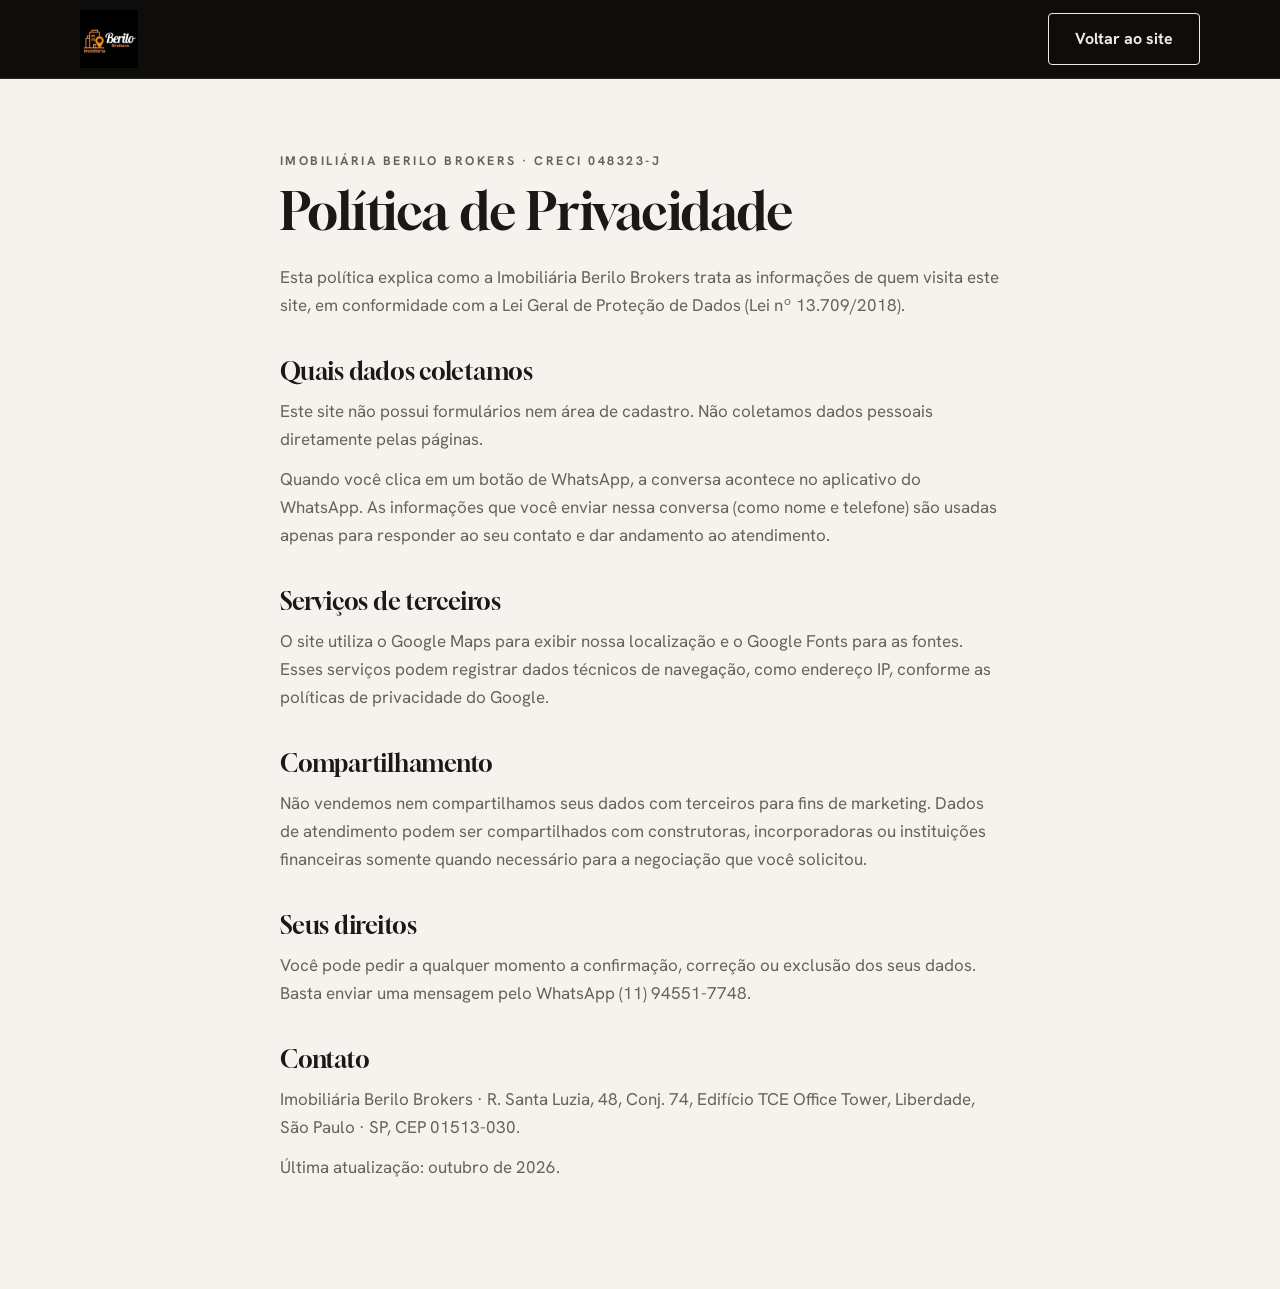
<file: privacidade.html>
<!doctype html>
<html lang="pt-BR">
<head>
<meta charset="utf-8">
<meta name="viewport" content="width=device-width, initial-scale=1">
<title>Política de Privacidade | Berilo Brokers</title>
<meta name="robots" content="noindex">
<link rel="icon" type="image/png" href="assets/img/favicon.png">
<link rel="preconnect" href="https://fonts.googleapis.com">
<link rel="preconnect" href="https://fonts.gstatic.com" crossorigin>
<link rel="stylesheet" href="https://fonts.googleapis.com/css2?family=Gloock&family=Hanken+Grotesk:wght@400;500;700&display=swap">
<link rel="stylesheet" href="css/style.css">
<style>
  .policy{max-width:760px;padding-block:72px 96px}
  .policy h1{font-size:clamp(2.2rem,5vw,3.2rem);margin-bottom:24px}
  .policy h2{font-size:1.5rem;margin:40px 0 12px}
  .policy p{color:var(--muted);margin-bottom:12px}
</style>
</head>
<body>
<header class="site-header"><div class="wrap"><a class="logo" href="index.html"><img src="assets/img/logo-berilo.jpg" alt="Imobiliária Berilo Brokers" width="58" height="58"></a><a class="btn btn-outline" style="color:var(--on-night)" href="index.html">Voltar ao site</a></div></header>
<main class="wrap policy">
  <p class="eyebrow">Imobiliária Berilo Brokers · CRECI 048323-J</p>
  <h1>Política de Privacidade</h1>
  <p>Esta política explica como a Imobiliária Berilo Brokers trata as informações de quem visita este site, em conformidade com a Lei Geral de Proteção de Dados (Lei nº 13.709/2018).</p>
  <h2>Quais dados coletamos</h2>
  <p>Este site não possui formulários nem área de cadastro. Não coletamos dados pessoais diretamente pelas páginas.</p>
  <p>Quando você clica em um botão de WhatsApp, a conversa acontece no aplicativo do WhatsApp. As informações que você enviar nessa conversa (como nome e telefone) são usadas apenas para responder ao seu contato e dar andamento ao atendimento.</p>
  <h2>Serviços de terceiros</h2>
  <p>O site utiliza o Google Maps para exibir nossa localização e o Google Fonts para as fontes. Esses serviços podem registrar dados técnicos de navegação, como endereço IP, conforme as políticas de privacidade do Google.</p>
  <h2>Compartilhamento</h2>
  <p>Não vendemos nem compartilhamos seus dados com terceiros para fins de marketing. Dados de atendimento podem ser compartilhados com construtoras, incorporadoras ou instituições financeiras somente quando necessário para a negociação que você solicitou.</p>
  <h2>Seus direitos</h2>
  <p>Você pode pedir a qualquer momento a confirmação, correção ou exclusão dos seus dados. Basta enviar uma mensagem pelo WhatsApp (11) 94551-7748.</p>
  <h2>Contato</h2>
  <p>Imobiliária Berilo Brokers · R. Santa Luzia, 48, Conj. 74, Edifício TCE Office Tower, Liberdade, São Paulo · SP, CEP 01513-030.</p>
  <p>Última atualização: outubro de 2026.</p>
</main>
</body>
</html>
</file>
<file: css/style.css>
/* =========================================================
   Berilo Brokers — folha de estilo
   Conceito: editorial claro (papel) alternando com faixas
   grafite que repetem a parede preta do escritório; o laranja
   do logo aparece só onde há ação ou dado.
   ========================================================= */
:root{
  --paper:#F6F3EE;      /* fundo principal, off-white quente */
  --paper-2:#EEE8DF;    /* faixas claras alternadas */
  --ink:#1B1815;        /* texto principal */
  --muted:#6A6158;      /* texto secundário */
  --line:#DED6CB;       /* divisórias */
  --night:#151311;      /* seções escuras (parede do escritório) */
  --night-2:#211E1A;
  --on-night:#EFE9E1;
  --on-night-muted:#A69C90;
  --orange:#E8862A;     /* laranja do logo */
  --orange-deep:#A8560C;/* laranja legível sobre papel */
  --wa:#1F9D55;

  --serif:"Gloock","Georgia","Times New Roman",serif;
  --sans:"Hanken Grotesk","Helvetica Neue",Arial,sans-serif;

  --radius:4px;
  --wrap:1160px;
  color-scheme:light;
}

*{box-sizing:border-box}
html{scroll-behavior:smooth;scroll-padding-top:84px}
body{margin:0;background:var(--paper);color:var(--ink);font-family:var(--sans);font-size:17px;line-height:1.65;-webkit-font-smoothing:antialiased}
img,video{max-width:100%;height:auto;display:block}
a{color:inherit}
p{margin:0}
h1,h2,h3{font-family:var(--serif);font-weight:400;line-height:1.08;margin:0;text-wrap:balance;letter-spacing:-.01em}
h2{font-size:clamp(2.1rem,4.6vw,3.4rem)}
h3{font-size:1.45rem}
:focus-visible{outline:3px solid var(--orange);outline-offset:3px}
.sr-only{position:absolute;width:1px;height:1px;overflow:hidden;clip:rect(0 0 0 0);white-space:nowrap}

.wrap{max-width:var(--wrap);margin:0 auto;padding-inline:20px}
.section{padding-block:clamp(72px,10vw,128px)}
.eyebrow{font-size:.78rem;font-weight:700;letter-spacing:.2em;text-transform:uppercase;color:var(--orange-deep);margin-bottom:18px}
.on-night .eyebrow{color:var(--orange)}
.lede{font-size:1.12rem;color:var(--muted);max-width:58ch}
.section-head{display:grid;gap:4px;margin-bottom:56px;max-width:720px}
.section-head .lede{margin-top:16px}

/* ---------- Botões ---------- */
.btn{display:inline-flex;align-items:center;justify-content:center;gap:10px;font-family:var(--sans);font-weight:700;font-size:1rem;padding:15px 26px;border-radius:var(--radius);text-decoration:none;border:1.5px solid transparent;transition:background .2s ease,color .2s ease,border-color .2s ease,transform .2s ease;cursor:pointer;line-height:1.2}
.btn svg{width:20px;height:20px;flex:none}
.btn-primary{background:var(--orange);color:#1B1815}
.btn-primary:hover{background:#F39A45;transform:translateY(-1px)}
.btn-outline{border-color:currentColor;color:var(--ink);background:transparent}
.btn-outline:hover{background:var(--ink);color:var(--paper);border-color:var(--ink)}
.on-night .btn-outline{color:var(--on-night)}
.on-night .btn-outline:hover{background:var(--on-night);color:var(--night);border-color:var(--on-night)}
.link-cta{font-weight:700;color:var(--orange-deep);text-decoration:none;display:inline-flex;gap:8px;align-items:center}
.link-cta:hover{text-decoration:underline;text-underline-offset:4px}

/* ---------- Cabeçalho ---------- */
.site-header{position:sticky;top:env(safe-area-inset-top,0px);z-index:40;background:#0E0D0C;color:var(--on-night);border-bottom:1px solid #2A2621}
.site-header .wrap{display:flex;align-items:center;justify-content:space-between;gap:20px;padding-block:10px}
.logo{display:flex;align-items:center;flex:none}
.logo img{width:58px;height:58px}
.nav{display:flex;align-items:center;gap:28px}
.nav ul{display:flex;gap:26px;list-style:none;margin:0;padding:0}
.nav a{text-decoration:none;font-size:.95rem;color:var(--on-night-muted);transition:color .2s}
.nav a:hover,.nav a[aria-current="true"]{color:var(--on-night)}
.nav .btn{padding:11px 18px;font-size:.92rem}
.nav .btn-primary,.nav .btn-primary:hover{color:#1B1815}
.menu-toggle{display:none;background:none;border:1px solid #3A352F;color:var(--on-night);border-radius:var(--radius);padding:10px 12px;cursor:pointer;font:inherit;font-size:.9rem;font-weight:700;gap:8px;align-items:center}
.menu-toggle span{display:block;width:18px;height:2px;background:currentColor;position:relative}
.menu-toggle span::before,.menu-toggle span::after{content:"";position:absolute;left:0;width:18px;height:2px;background:currentColor}
.menu-toggle span::before{top:-6px}.menu-toggle span::after{top:6px}
@media (max-width:960px){
  .menu-toggle{display:inline-flex}
  .nav{position:absolute;left:0;right:0;top:100%;background:#0E0D0C;flex-direction:column;align-items:stretch;gap:0;padding:8px 20px 24px;border-bottom:1px solid #2A2621}
  .nav:not(.is-open){display:none}
  .nav ul{flex-direction:column;gap:0}
  .nav li a{display:block;padding:14px 0;border-bottom:1px solid #24211D;font-size:1.05rem;color:var(--on-night)}
  .nav .btn{margin-top:18px}
}

/* ---------- Hero ---------- */
.hero{background:var(--night);color:var(--on-night);overflow:hidden}
.hero .wrap{display:grid;grid-template-columns:1.1fr .9fr;gap:clamp(32px,6vw,80px);align-items:center;padding-block:clamp(48px,8vw,104px)}
.hero h1{font-size:clamp(2.6rem,6.2vw,4.9rem)}
.hero h1 em{font-style:normal;color:var(--orange)}
.hero .lede{color:var(--on-night-muted);margin-top:26px}
.hero-actions{display:flex;flex-wrap:wrap;gap:14px;margin-top:36px}
.hero-media{position:relative;margin:0}
.hero-media .frame{position:relative;aspect-ratio:4/5;max-width:100%;overflow:hidden;border-radius:var(--radius);background:#2A2621}
.hero-media video,.hero-media img{position:absolute;inset:0;width:100%;height:100%;object-fit:cover;object-position:50% 45%}
.hero-media .frame::after{content:"";position:absolute;inset:0;background:linear-gradient(180deg,transparent 55%,rgba(14,13,12,.55))}
.hero-media figcaption{position:absolute;left:18px;bottom:16px;z-index:1;font-size:.82rem;color:#E6DFD6;letter-spacing:.04em}
.hero-media .tag{position:absolute;z-index:1;top:18px;left:-14px;background:var(--orange);color:#1B1815;font-weight:700;font-size:.82rem;letter-spacing:.08em;text-transform:uppercase;padding:8px 14px;border-radius:2px}
@media (max-width:860px){
  .hero .wrap{grid-template-columns:1fr}
  .hero-media .frame{aspect-ratio:5/4}
  .hero-media .tag{left:12px}
}

/* ---------- Faixa de confiança ---------- */
.trust{background:var(--night-2);color:var(--on-night);border-top:1px solid #2E2A25}
.trust ul{list-style:none;margin:0;padding:0;display:grid;grid-template-columns:repeat(4,1fr)}
.trust li{padding:26px 22px;border-left:1px solid #2E2A25;display:grid;gap:4px;min-width:0}
.trust li:first-child{border-left:0;padding-left:0}
.trust strong{font-family:var(--serif);font-weight:400;font-size:2rem;line-height:1.05}
.trust strong .star{color:var(--orange)}
.trust span{font-size:.86rem;color:var(--on-night-muted)}
@media (max-width:820px){
  .trust ul{grid-template-columns:1fr 1fr}
  .trust li{padding:20px 16px}
  .trust li:nth-child(odd){border-left:0;padding-left:0}
  .trust li:nth-child(n+3){border-top:1px solid #2E2A25}
}

/* ---------- Sobre ---------- */
.about{display:grid;grid-template-columns:.85fr 1.15fr;gap:clamp(40px,7vw,96px);align-items:center}
.about-photo{margin:0;position:relative}
.about-photo img{width:100%;aspect-ratio:4/5;object-fit:cover;object-position:50% 40%;border-radius:var(--radius)}
.about-photo figcaption{font-size:.85rem;color:var(--muted);margin-top:12px}
.about-text{display:grid;gap:20px;min-width:0}
.about-text p{max-width:60ch}
.about-pillars{display:grid;grid-template-columns:1fr 1fr;gap:28px 36px;margin-top:16px;padding-top:28px;border-top:1px solid var(--line)}
.about-pillars h3{font-size:1.2rem;margin-bottom:6px}
.about-pillars p{color:var(--muted);font-size:.98rem}
.creci{display:inline-flex;align-items:center;gap:12px;border:1px solid var(--line);padding:10px 16px;border-radius:var(--radius);font-size:.92rem;justify-self:start;background:#FBF9F5}
.creci b{letter-spacing:.06em}
@media (max-width:860px){.about{grid-template-columns:1fr}.about-photo img{aspect-ratio:4/3}}
@media (max-width:520px){.about-pillars{grid-template-columns:1fr}}

/* ---------- Serviços ---------- */
.services-bg{background:var(--paper-2)}
.services{display:grid;grid-template-columns:repeat(2,1fr);border-top:1px solid var(--line)}
.service{padding:36px 36px 36px 0;border-bottom:1px solid var(--line);display:grid;gap:12px;align-content:start;min-width:0}
.service:nth-child(even){padding:36px 0 36px 36px;border-left:1px solid var(--line)}
.service .num{font-family:var(--serif);color:var(--orange-deep);font-size:1rem}
.service p{color:var(--muted)}
.service .benefit{color:var(--ink);font-size:.98rem}
.service .benefit b{font-weight:700}
@media (max-width:760px){
  .services{grid-template-columns:1fr}
  .service,.service:nth-child(even){padding:30px 0;border-left:0}
}
.plans{margin-top:72px;display:grid;gap:24px}
.plans-head{display:flex;flex-wrap:wrap;justify-content:space-between;align-items:end;gap:12px}
.plans-head h3{font-size:1.7rem}
.plans-head p{color:var(--muted);font-size:.92rem}
.plans-row{display:grid;grid-template-columns:repeat(3,1fr);gap:20px}
.plan{margin:0;background:#fff;border:1px solid var(--line);border-radius:var(--radius);padding:18px;display:grid;gap:12px;align-content:start}
.plan img{width:100%;aspect-ratio:1/1;object-fit:contain}
.plan figcaption{font-size:.92rem;font-weight:700;border-top:1px solid var(--line);padding-top:10px}
@media (max-width:760px){.plans-row{grid-template-columns:1fr 1fr}.plans-row .plan:last-child{grid-column:1/-1}}
@media (max-width:460px){.plans-row{grid-template-columns:1fr}}

/* ---------- Diferenciais ---------- */
.differ{background:var(--night);color:var(--on-night)}
.differ-grid{display:grid;grid-template-columns:1fr 1fr;gap:clamp(40px,7vw,96px);align-items:start}
.differ h2{font-size:clamp(2.3rem,5vw,3.8rem)}
.differ h2 em{font-style:normal;color:var(--orange)}
.differ-list{list-style:none;margin:0;padding:0;display:grid}
.differ-list li{display:grid;gap:6px;padding:24px 0;border-top:1px solid #2E2A25;min-width:0}
.differ-list li:last-child{border-bottom:1px solid #2E2A25}
.differ-list h3{font-size:1.4rem;color:var(--on-night)}
.differ-list p{color:var(--on-night-muted)}
.words{margin-top:44px;display:grid;gap:16px}
.words p.caption{color:var(--on-night-muted);font-size:.92rem;max-width:46ch}
.bar{display:grid;grid-template-columns:110px 1fr 40px;gap:14px;align-items:center;font-variant-numeric:tabular-nums}
.bar span{font-size:.95rem;color:var(--on-night)}
.bar .track{height:10px;background:#2A2621;border-radius:2px;overflow:hidden}
.bar .fill{height:100%;background:var(--orange);border-radius:2px}
.bar b{font-weight:700;text-align:right;color:var(--on-night)}
@media (max-width:860px){.differ-grid{grid-template-columns:1fr}}

/* ---------- Como funciona ---------- */
.steps{list-style:none;margin:0;padding:0;display:grid;grid-template-columns:repeat(4,1fr);gap:28px;counter-reset:step}
.steps li{counter-increment:step;display:grid;gap:10px;align-content:start;padding-top:22px;border-top:2px solid var(--ink);min-width:0}
.steps li::before{content:counter(step,decimal-leading-zero);font-family:var(--serif);font-size:2.6rem;line-height:1;color:var(--orange-deep)}
.steps h3{font-size:1.3rem}
.steps p{color:var(--muted);font-size:.98rem}
@media (max-width:900px){.steps{grid-template-columns:1fr 1fr;gap:40px 28px}}
@media (max-width:520px){.steps{grid-template-columns:1fr}}

/* ---------- Depoimentos ---------- */
.reviews-bg{background:var(--paper-2)}
.reviews-top{display:flex;flex-wrap:wrap;justify-content:space-between;align-items:end;gap:28px;margin-bottom:48px}
.rating{display:flex;align-items:center;gap:20px}
.rating .score{font-family:var(--serif);font-size:4.4rem;line-height:1}
.rating .stars{color:var(--orange);letter-spacing:3px;font-size:1.1rem}
.rating p{color:var(--muted);font-size:.95rem}
.stories{display:grid;grid-template-columns:repeat(3,1fr);gap:20px}
.story{margin:0;display:grid;gap:12px}
.story img{width:100%;aspect-ratio:9/16;object-fit:cover;border-radius:var(--radius);background:#ddd}
.story figcaption{font-size:.92rem;color:var(--muted)}
.story figcaption b{color:var(--ink)}
@media (max-width:760px){
  .stories{grid-template-columns:none;grid-auto-flow:column;grid-auto-columns:72%;overflow-x:auto;scroll-snap-type:x mandatory;padding-bottom:8px}
  .story{scroll-snap-align:start}
}
.quotes{display:grid;grid-template-columns:repeat(3,1fr);gap:36px;margin-top:64px}
.quote{margin:0;display:grid;gap:16px;align-content:start;padding-top:22px;border-top:1px solid var(--ink);min-width:0}
.quote blockquote{margin:0;font-family:var(--serif);font-size:1.22rem;line-height:1.4}
.quote figcaption{font-size:.9rem;color:var(--muted)}
.quote figcaption b{color:var(--ink);display:block}
@media (max-width:860px){.quotes{grid-template-columns:1fr;gap:28px}}

/* ---------- Localização ---------- */
.location{display:grid;grid-template-columns:.9fr 1.1fr;gap:clamp(32px,6vw,72px);align-items:stretch}
.location-info{display:grid;gap:26px;align-content:start;min-width:0}
.location dl{margin:0;display:grid}
.location dl div{display:grid;grid-template-columns:120px 1fr;gap:14px;padding:16px 0;border-top:1px solid var(--line)}
.location dl div:last-child{border-bottom:1px solid var(--line)}
.location dt{font-size:.78rem;font-weight:700;letter-spacing:.14em;text-transform:uppercase;color:var(--muted);padding-top:3px}
.location dd{margin:0}
.location-actions{display:flex;flex-wrap:wrap;gap:12px}
.map{position:relative;min-height:420px;border-radius:var(--radius);overflow:hidden;background:var(--night);color:var(--on-night)}
.map iframe{position:absolute;inset:0;width:100%;height:100%;border:0}
.map-placeholder{position:absolute;inset:0;display:grid;place-content:center;gap:12px;text-align:center;padding:24px;
  background:
    repeating-linear-gradient(0deg,transparent 0 47px,rgba(239,233,225,.05) 47px 48px),
    repeating-linear-gradient(90deg,transparent 0 47px,rgba(239,233,225,.05) 47px 48px),
    var(--night)}
.map-placeholder .pin{width:26px;height:26px;margin:0 auto 6px;background:var(--orange);border-radius:50% 50% 50% 0;transform:rotate(-45deg);box-shadow:0 0 0 12px rgba(232,134,42,.16)}
.map-placeholder p{font-family:var(--serif);font-size:1.4rem}
.map-placeholder a{color:var(--orange)}
@media (max-width:860px){.location{grid-template-columns:1fr}.map{min-height:340px}.location dl div{grid-template-columns:1fr;gap:2px}}

/* ---------- FAQ ---------- */
.faq{max-width:820px;border-top:1px solid var(--line)}
.faq details{border-bottom:1px solid var(--line)}
.faq summary{cursor:pointer;list-style:none;display:flex;justify-content:space-between;align-items:center;gap:24px;padding:24px 0;font-family:var(--serif);font-size:1.3rem;line-height:1.3}
.faq summary::-webkit-details-marker{display:none}
.faq summary::after{content:"+";font-family:var(--sans);font-size:1.6rem;color:var(--orange-deep);flex:none;transition:transform .2s}
.faq details[open] summary::after{transform:rotate(45deg)}
.faq details p{padding-bottom:24px;color:var(--muted);max-width:66ch}

/* ---------- Chamada final ---------- */
.final{background:var(--orange);color:#1B1815;text-align:left}
.final .wrap{display:grid;grid-template-columns:1.3fr .7fr;gap:32px;align-items:end;padding-block:clamp(64px,9vw,112px)}
.final h2{font-size:clamp(2.4rem,5.6vw,4.4rem)}
.final p{margin-top:18px;max-width:52ch;font-size:1.1rem}
.final .btn{background:#1B1815;color:var(--paper);padding:20px 30px;font-size:1.08rem;justify-self:end}
.final .btn:hover{background:#000}
@media (max-width:820px){.final .wrap{grid-template-columns:1fr}.final .btn{justify-self:start}}

/* ---------- Rodapé ---------- */
.site-footer{background:#0E0D0C;color:var(--on-night-muted);font-size:.94rem}
.footer-grid{display:grid;grid-template-columns:1.3fr 1fr 1fr;gap:40px;padding-block:64px 40px}
.footer-grid h4{margin:0 0 14px;font-size:.78rem;letter-spacing:.16em;text-transform:uppercase;color:var(--on-night)}
.footer-grid ul{list-style:none;margin:0;padding:0;display:grid;gap:8px}
.footer-grid a{text-decoration:none}
.footer-grid a:hover{color:var(--on-night);text-decoration:underline}
.footer-brand{display:grid;gap:16px;align-content:start}
.footer-brand img{width:72px;height:72px}
.footer-brand p{max-width:40ch}
.footer-bottom{border-top:1px solid #24211D;padding-block:22px;display:flex;flex-wrap:wrap;justify-content:space-between;gap:12px;font-size:.85rem}
.footer-bottom a{text-decoration:underline;text-underline-offset:3px}
@media (max-width:820px){.footer-grid{grid-template-columns:1fr}}

/* ---------- WhatsApp flutuante ---------- */
.wa-float{position:fixed;right:18px;bottom:calc(18px + env(safe-area-inset-bottom,0px));z-index:50;display:flex;align-items:center;gap:10px;background:var(--wa);color:#fff;text-decoration:none;font-weight:700;padding:14px 18px;border-radius:999px;box-shadow:0 10px 28px rgba(0,0,0,.25);transition:transform .2s}
.wa-float:hover{transform:translateY(-2px)}
.wa-float svg{width:24px;height:24px}
@media (max-width:600px){.wa-float span{display:none}.wa-float{padding:15px}}

/* ---------- Animação de entrada (só com JS e sem reduced-motion) ---------- */
.reveal-ready .reveal{opacity:0;transform:translateY(18px);transition:opacity .7s ease,transform .7s ease}
.reveal-ready .reveal.is-visible{opacity:1;transform:none}
@media (prefers-reduced-motion:reduce){
  html{scroll-behavior:auto}
  *,*::before,*::after{transition:none!important;animation:none!important}
}
</file>
